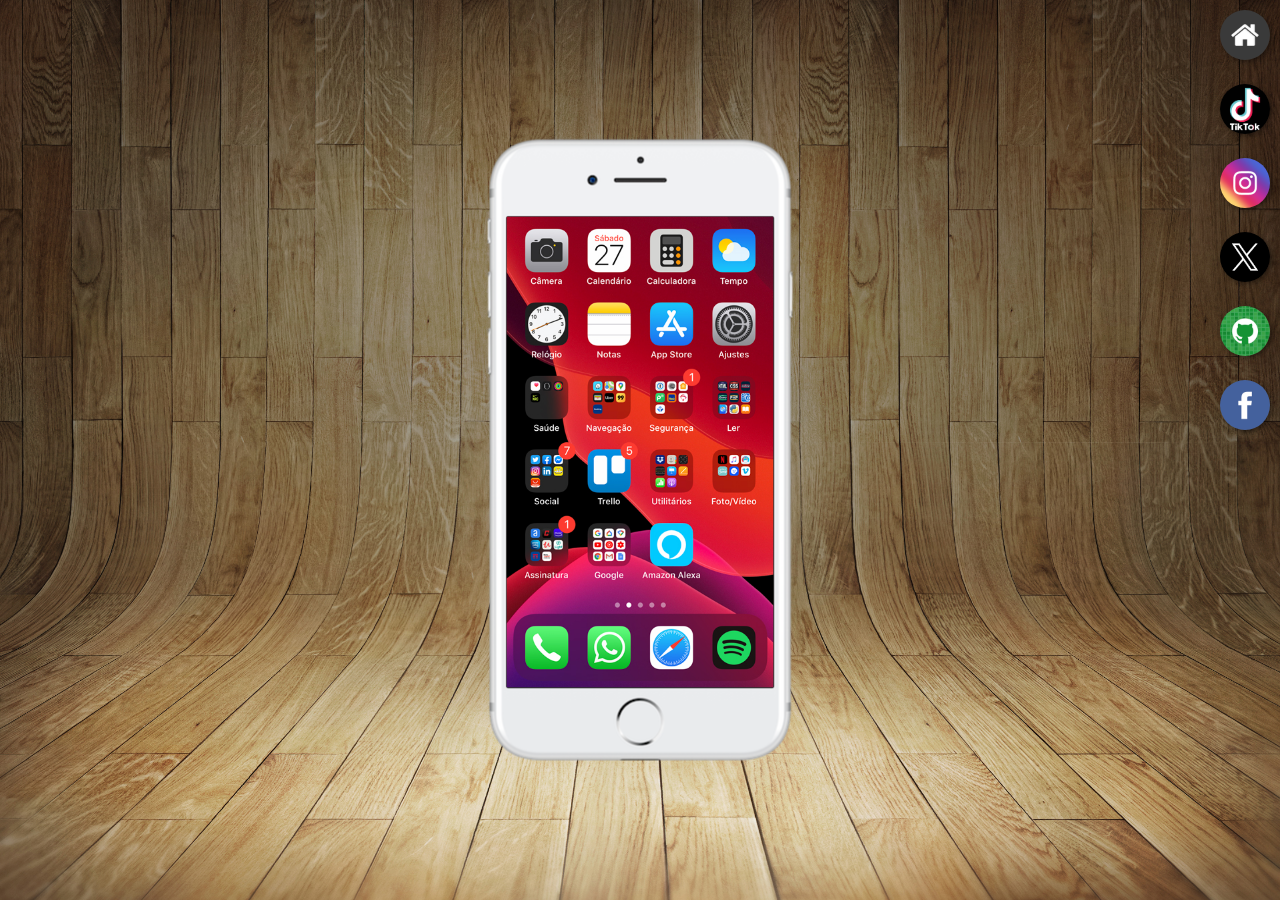
<file: index.html>
<!DOCTYPE html>
<html lang="pt-br">
<head>
    <meta charset="UTF-8">
    <meta name="viewport" content="width=device-width, initial-scale=1.0">
    <link rel="shortcut icon" href="imagens/favicon.png" type="image/x-icon">
    <link rel="stylesheet" href="estilos/style.css">
    <title>Projeto Redes Sociais</title>
</head>
<body>
    <main>
        <section id="telefone">
            <iframe src="home.html" name="tela" id="tela" frameborder="0">
                Seu navegador não é compatível com isso.
            </iframe>
        </section>
        <section id="redes">
            <a href="home.html" target="tela"><img src="imagens/logo-home.jpg" alt="Home"></a> <br>
            <a href="tiktok.html" target="tela"><img src="imagens/logo-ttk.png" alt="Tiktok"></a> <br>
            <a href="instagram.html" target="tela"><img src="imagens/logo-instagram.jpg" alt="Instagram"></a> <br>
            <a href="x.html" target="tela"><img src="imagens/logo-x.avif" alt="X"></a> <br>
            <a href="github.html" target="tela"><img src="imagens/logo-github.jpg" alt="Github"></a> <br>
            <a href="facebook.html" target="tela"><img src="imagens/logo-facebook.jpg" alt="Facebook"></a> 
        </section>
    </main>
</body>
</html>
</file>
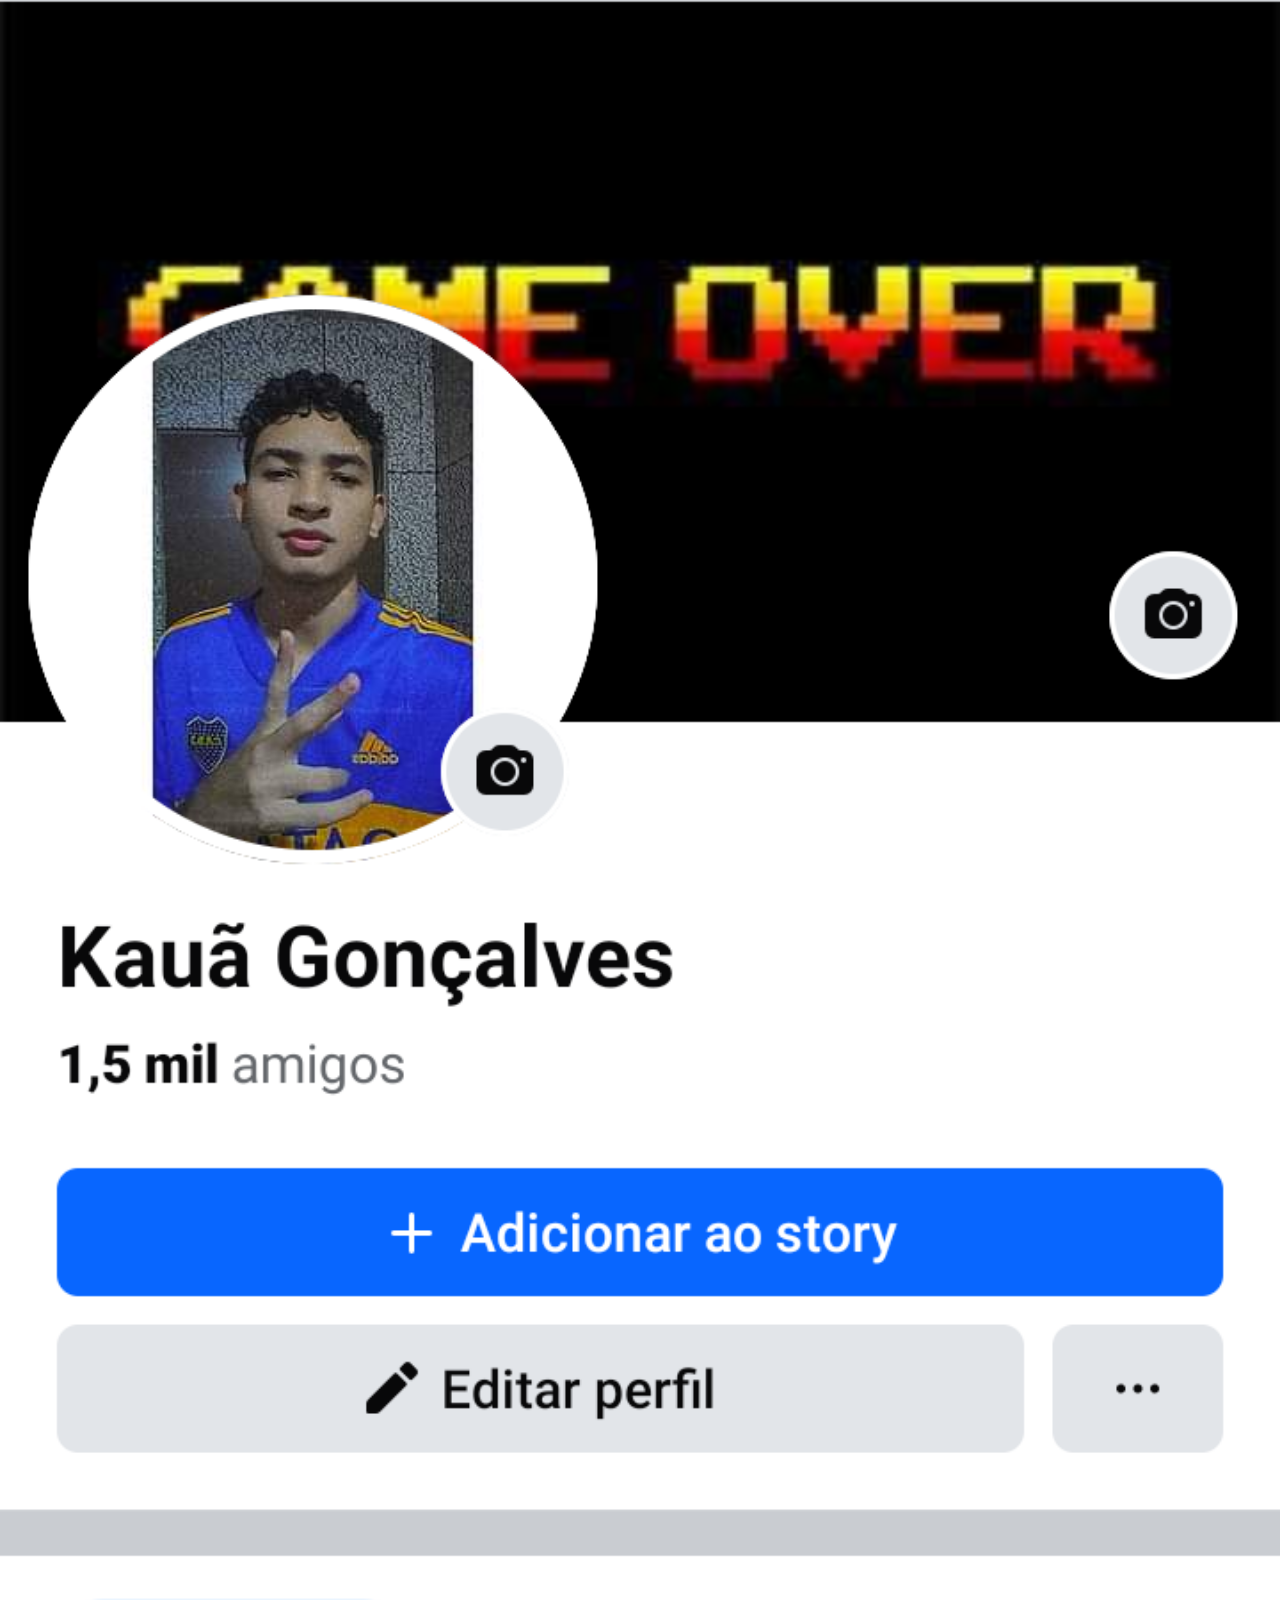
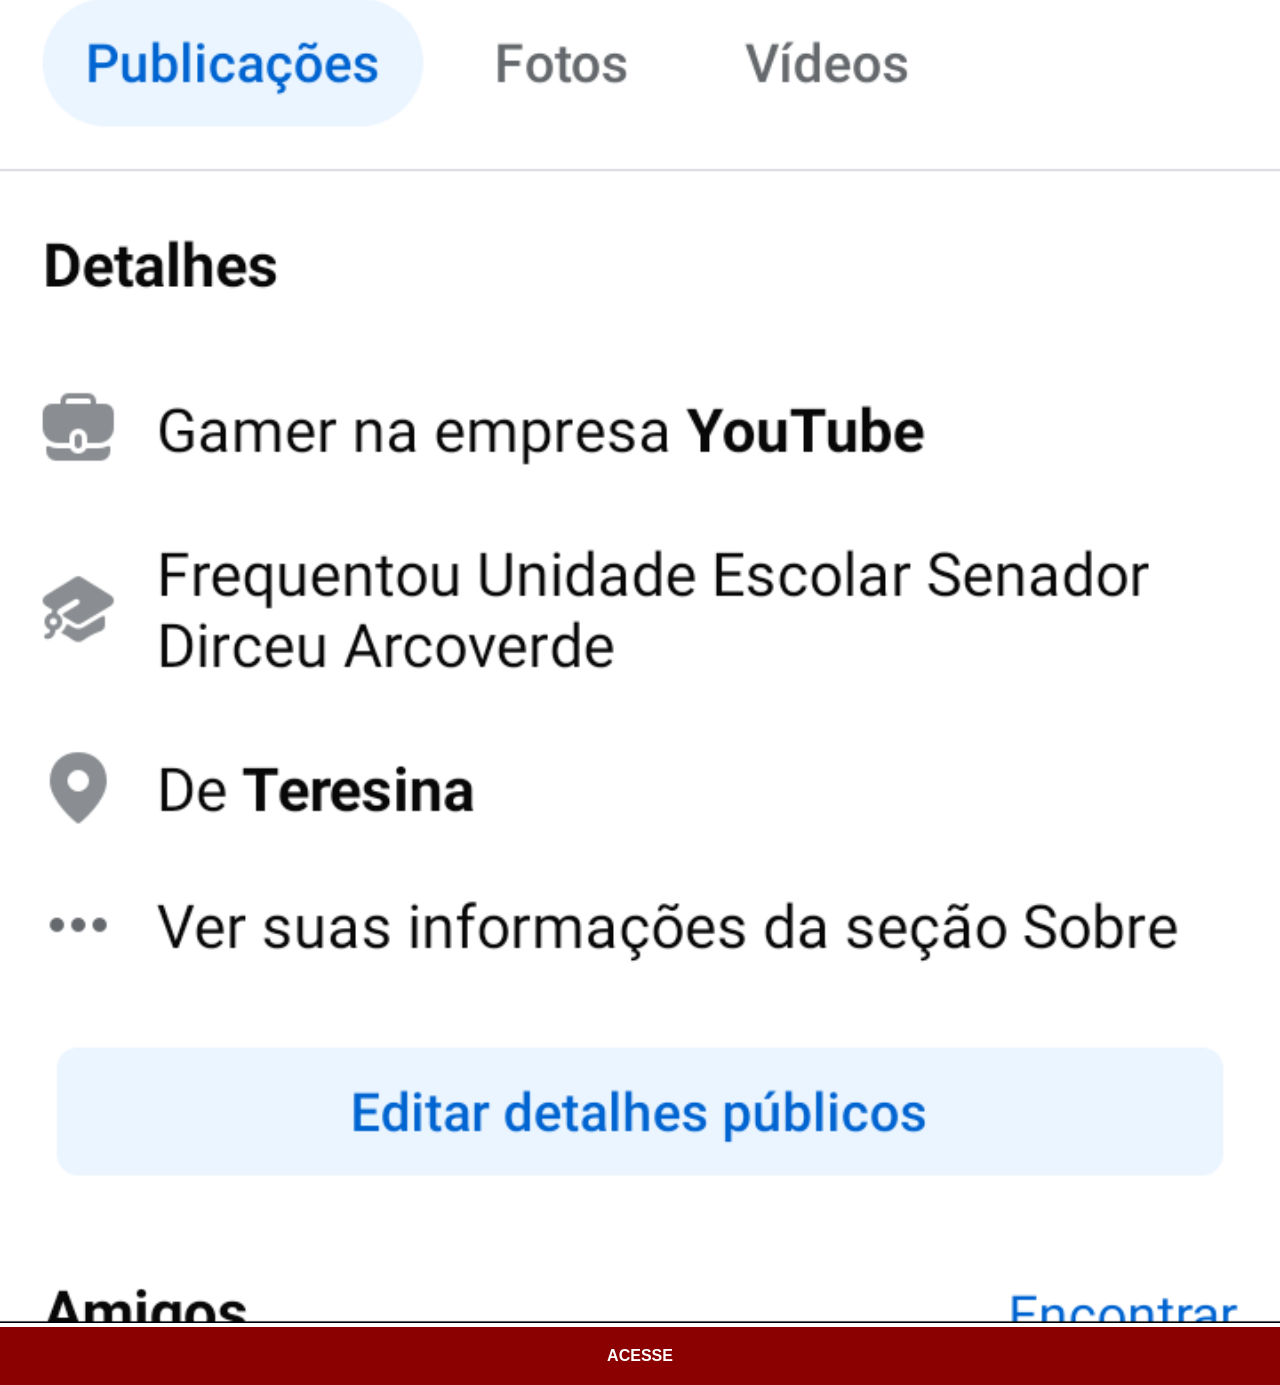
<file: facebook.html>
<!DOCTYPE html>
<html lang="pt-br">
<head>
    <meta charset="UTF-8">
    <meta name="viewport" content="width=device-width, initial-scale=1.0">
    <title>Facebook</title>
    <link rel="stylesheet" href="estilos/social.css">
</head>
<body>
    <img src="imagens/tela-facebook.png" alt="Facebook">
    <a href="https://www.facebook.com/kaua.goncalves.965/" target="_blank">ACESSE</a>
</body>
</html>
</file>
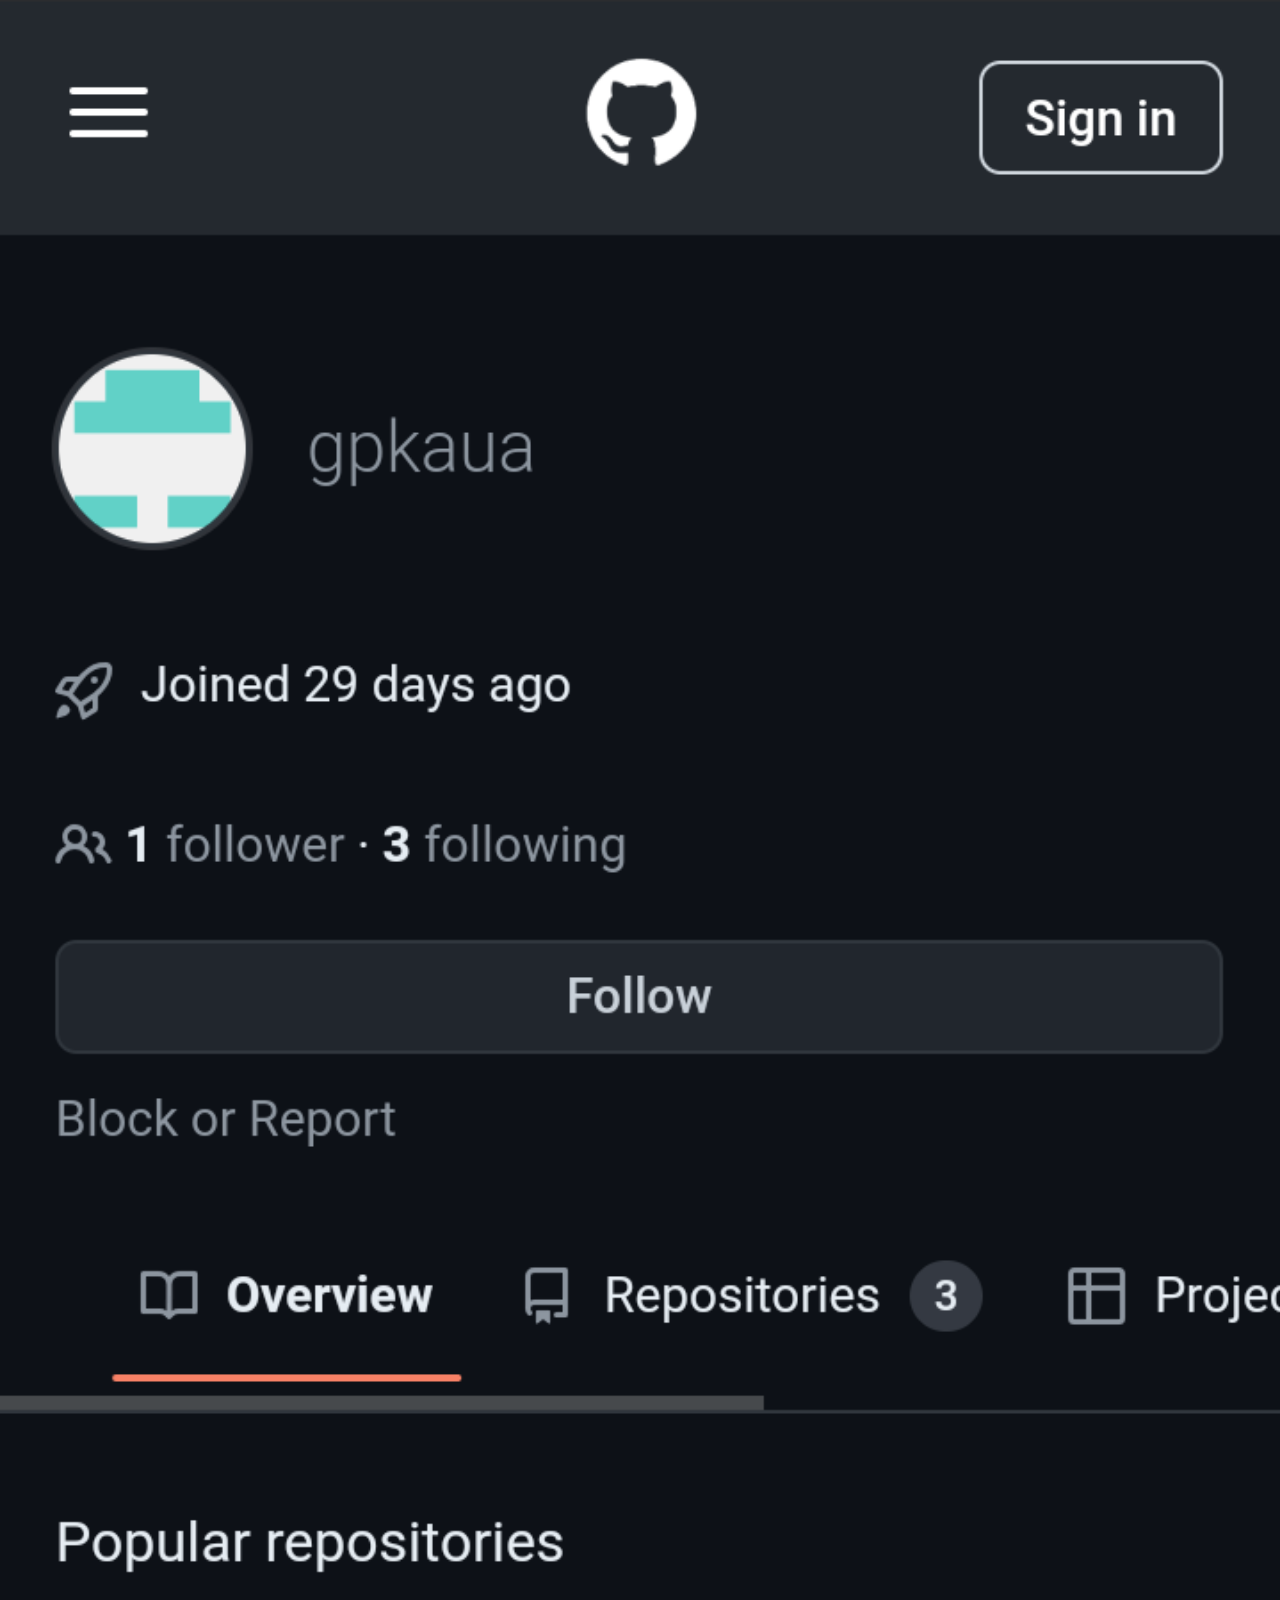
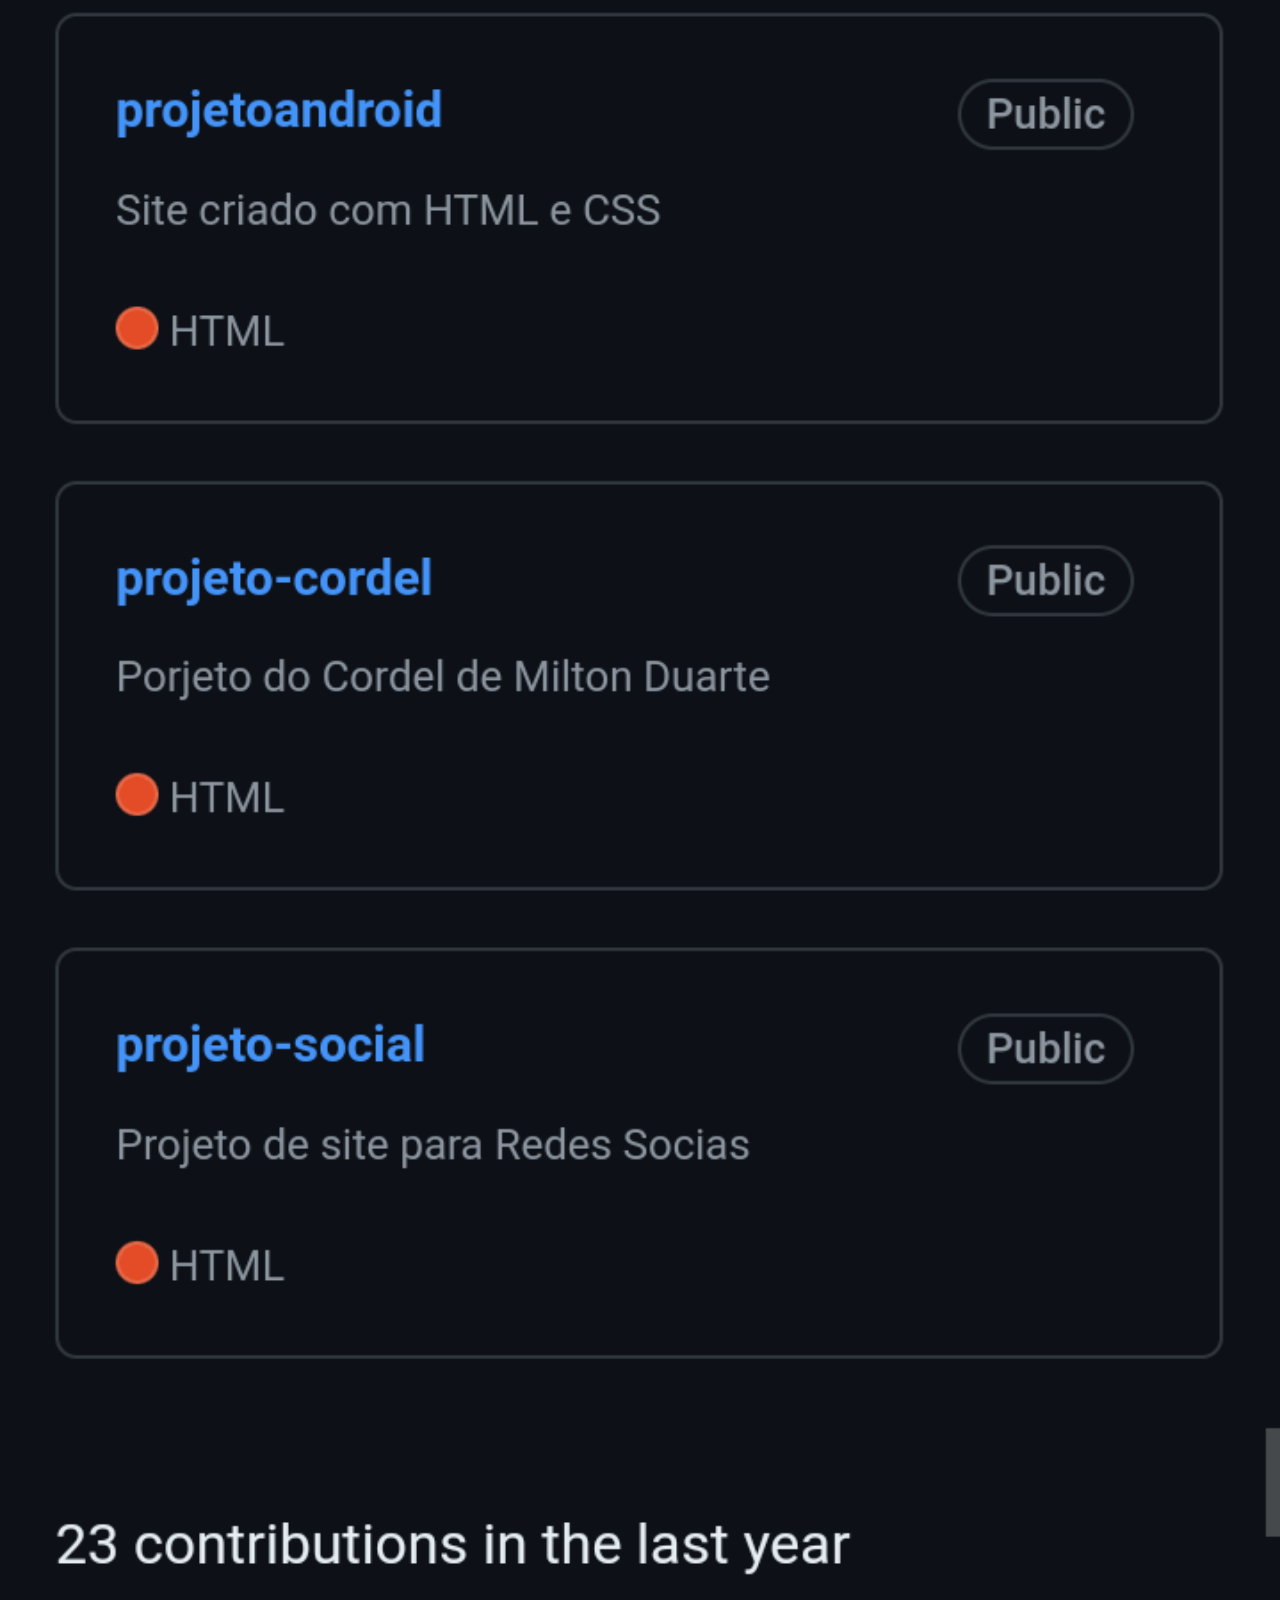
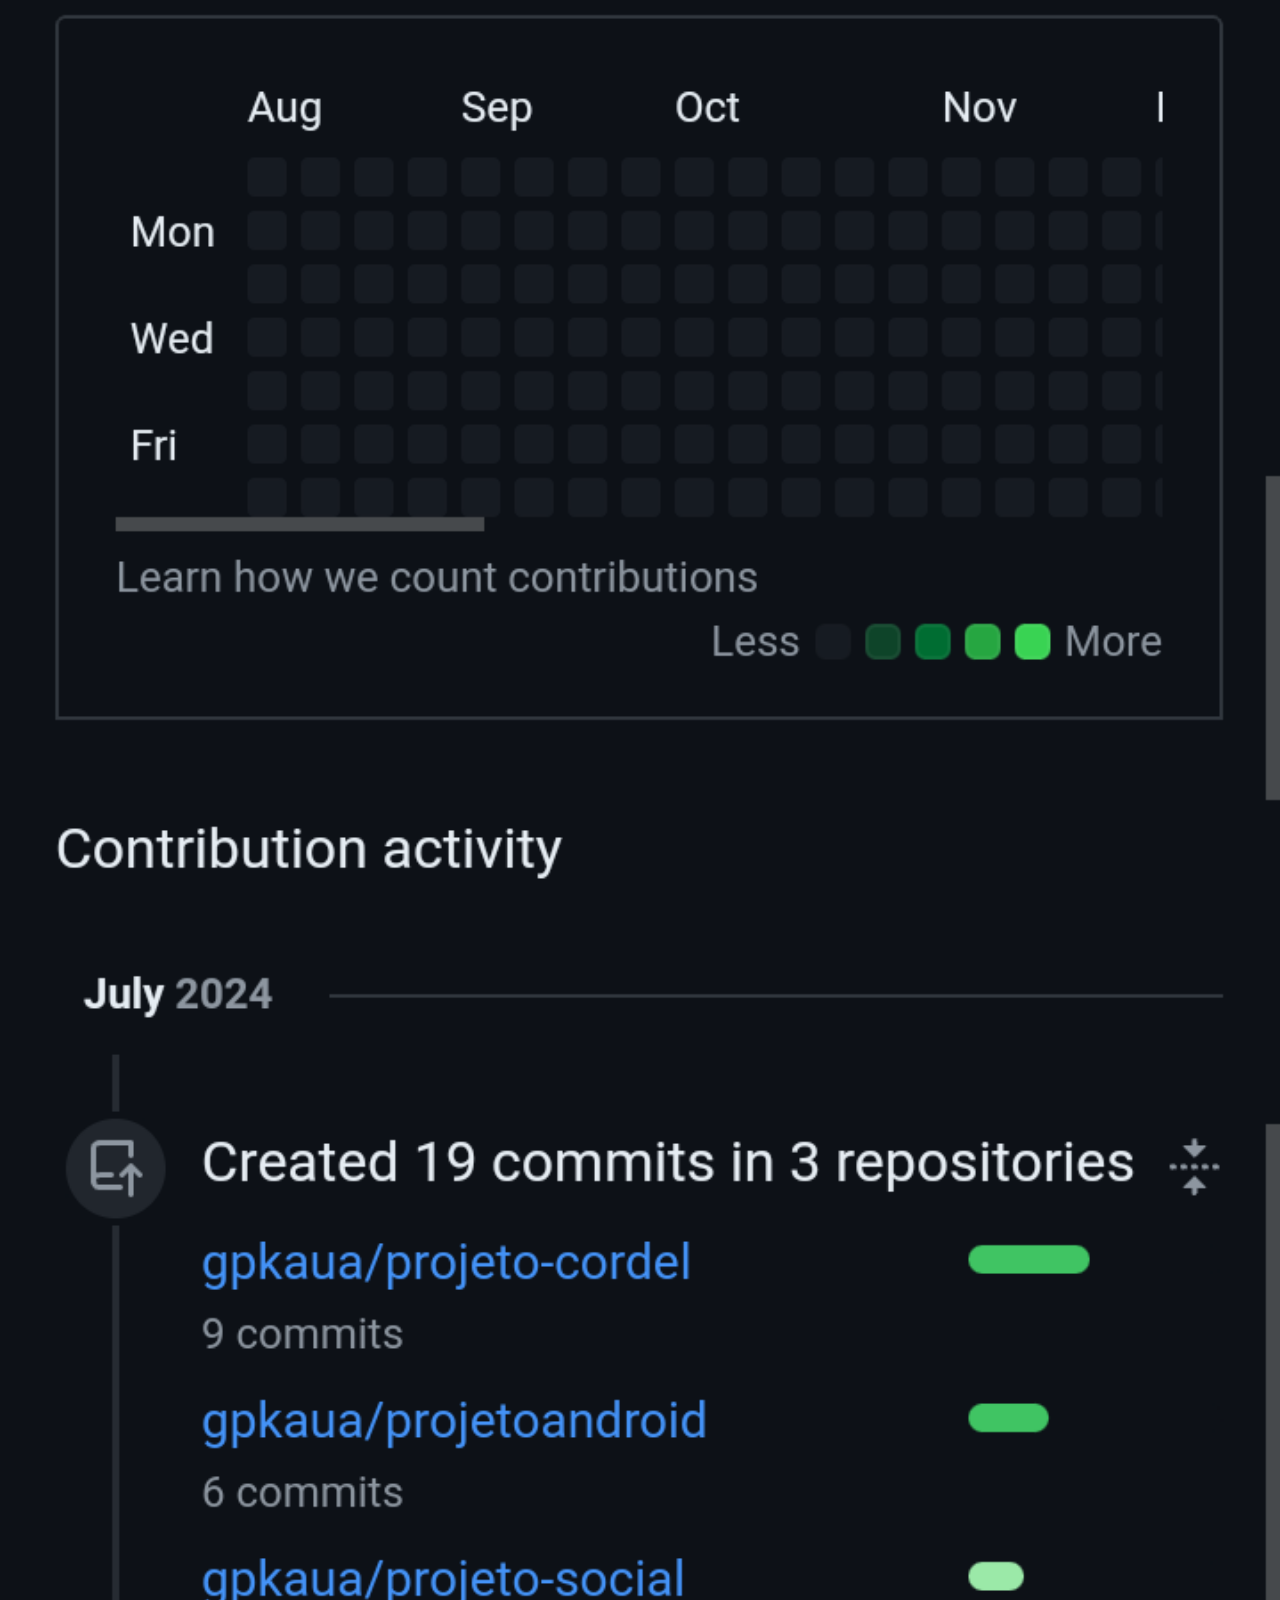
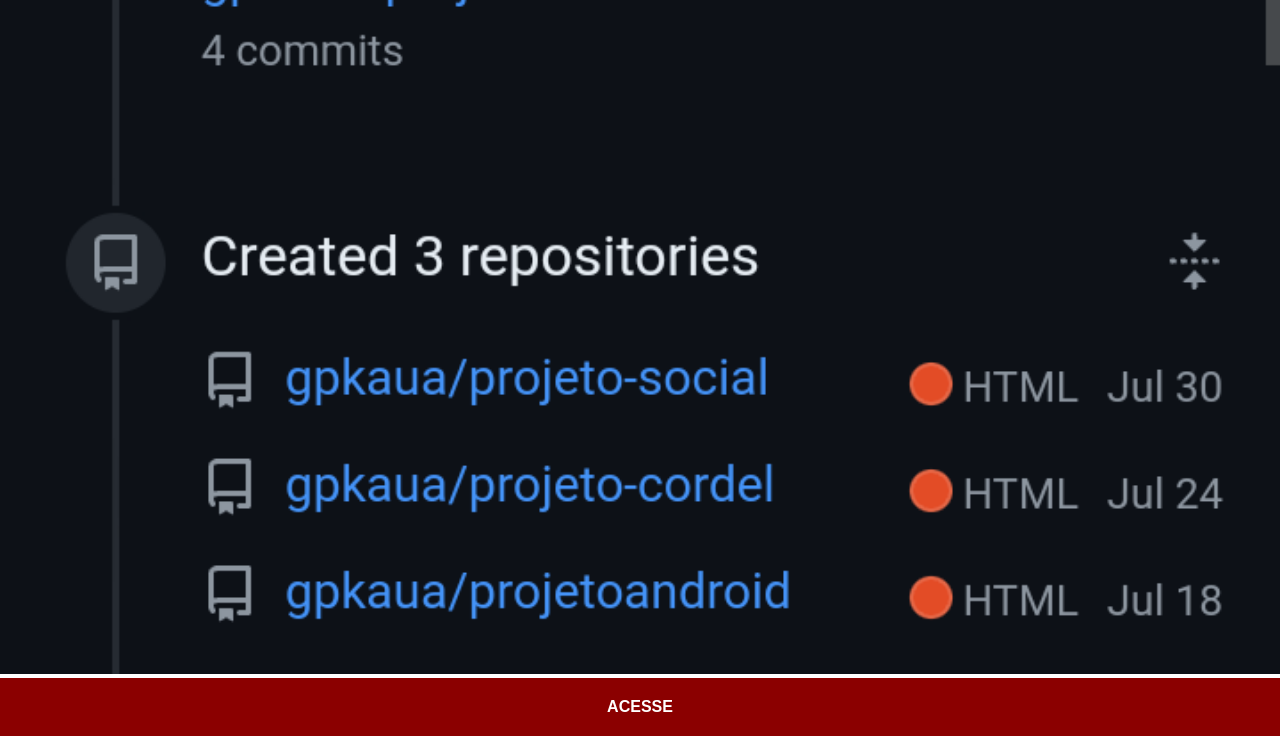
<file: github.html>
<!DOCTYPE html>
<html lang="pt-br">
<head>
    <meta charset="UTF-8">
    <meta name="viewport" content="width=device-width, initial-scale=1.0">
    <title>Github</title>
    <link rel="stylesheet" href="estilos/social.css">
</head>
<body>
    <img src="imagens/tela-github.png" alt="Github">
    <a href="https://www.github.com/gpkaua" target="_blank">ACESSE</a>
</body>
</html>
</file>
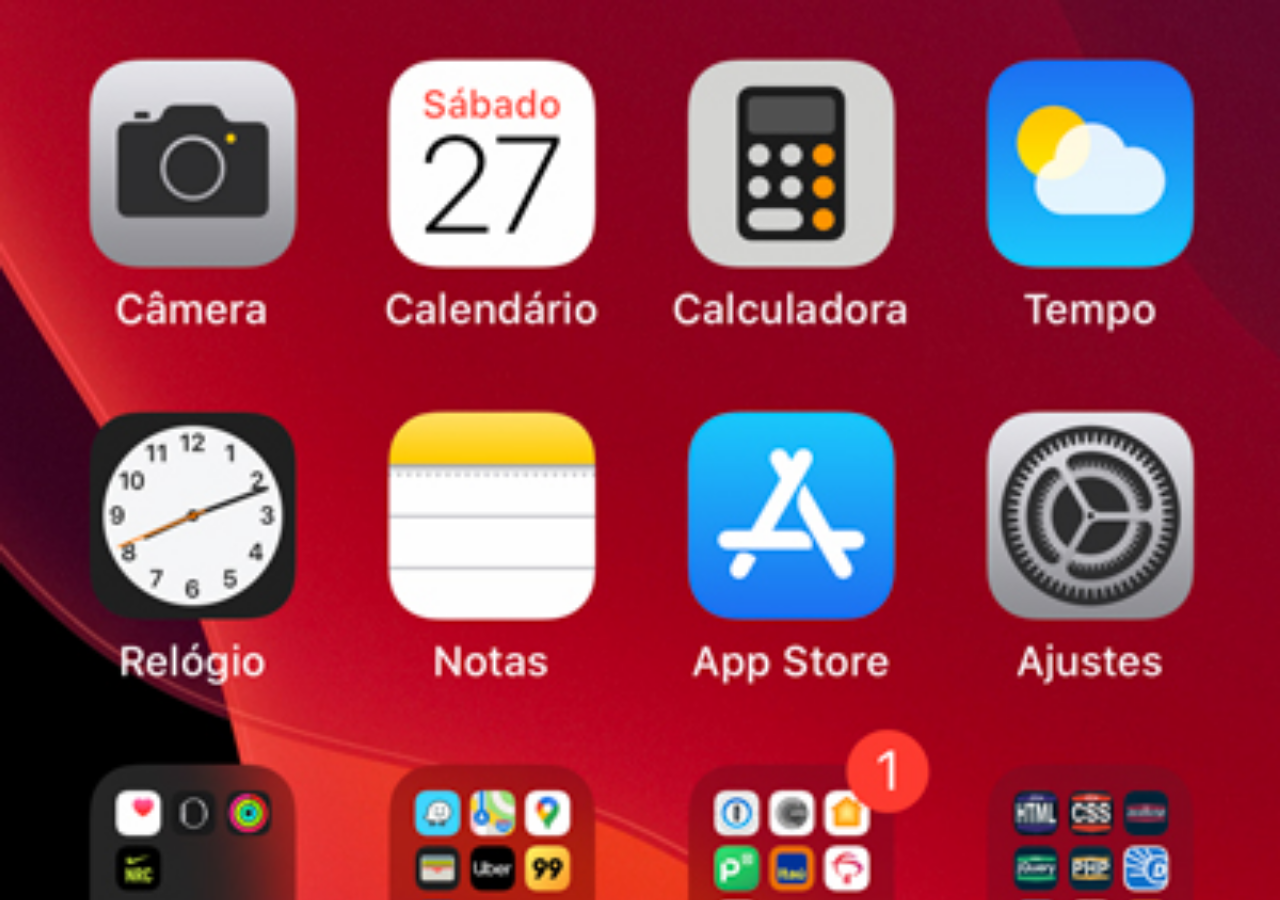
<file: home.html>
<!DOCTYPE html>
<html lang="pt-br">
<head>
    <meta charset="UTF-8">
    <meta name="viewport" content="width=device-width, initial-scale=1.0">
    <title>Home</title>
</head>
<style>
    * {
        margin: 0px;
        padding: 0px;
    }

    body{
        width: 100vw;
        height: 100vh;
        background: black url('imagens/tela-home.jpg') no-repeat top center;
        background-size: cover;
    }
</style>
<body>
    
</body>
</html>
</file>
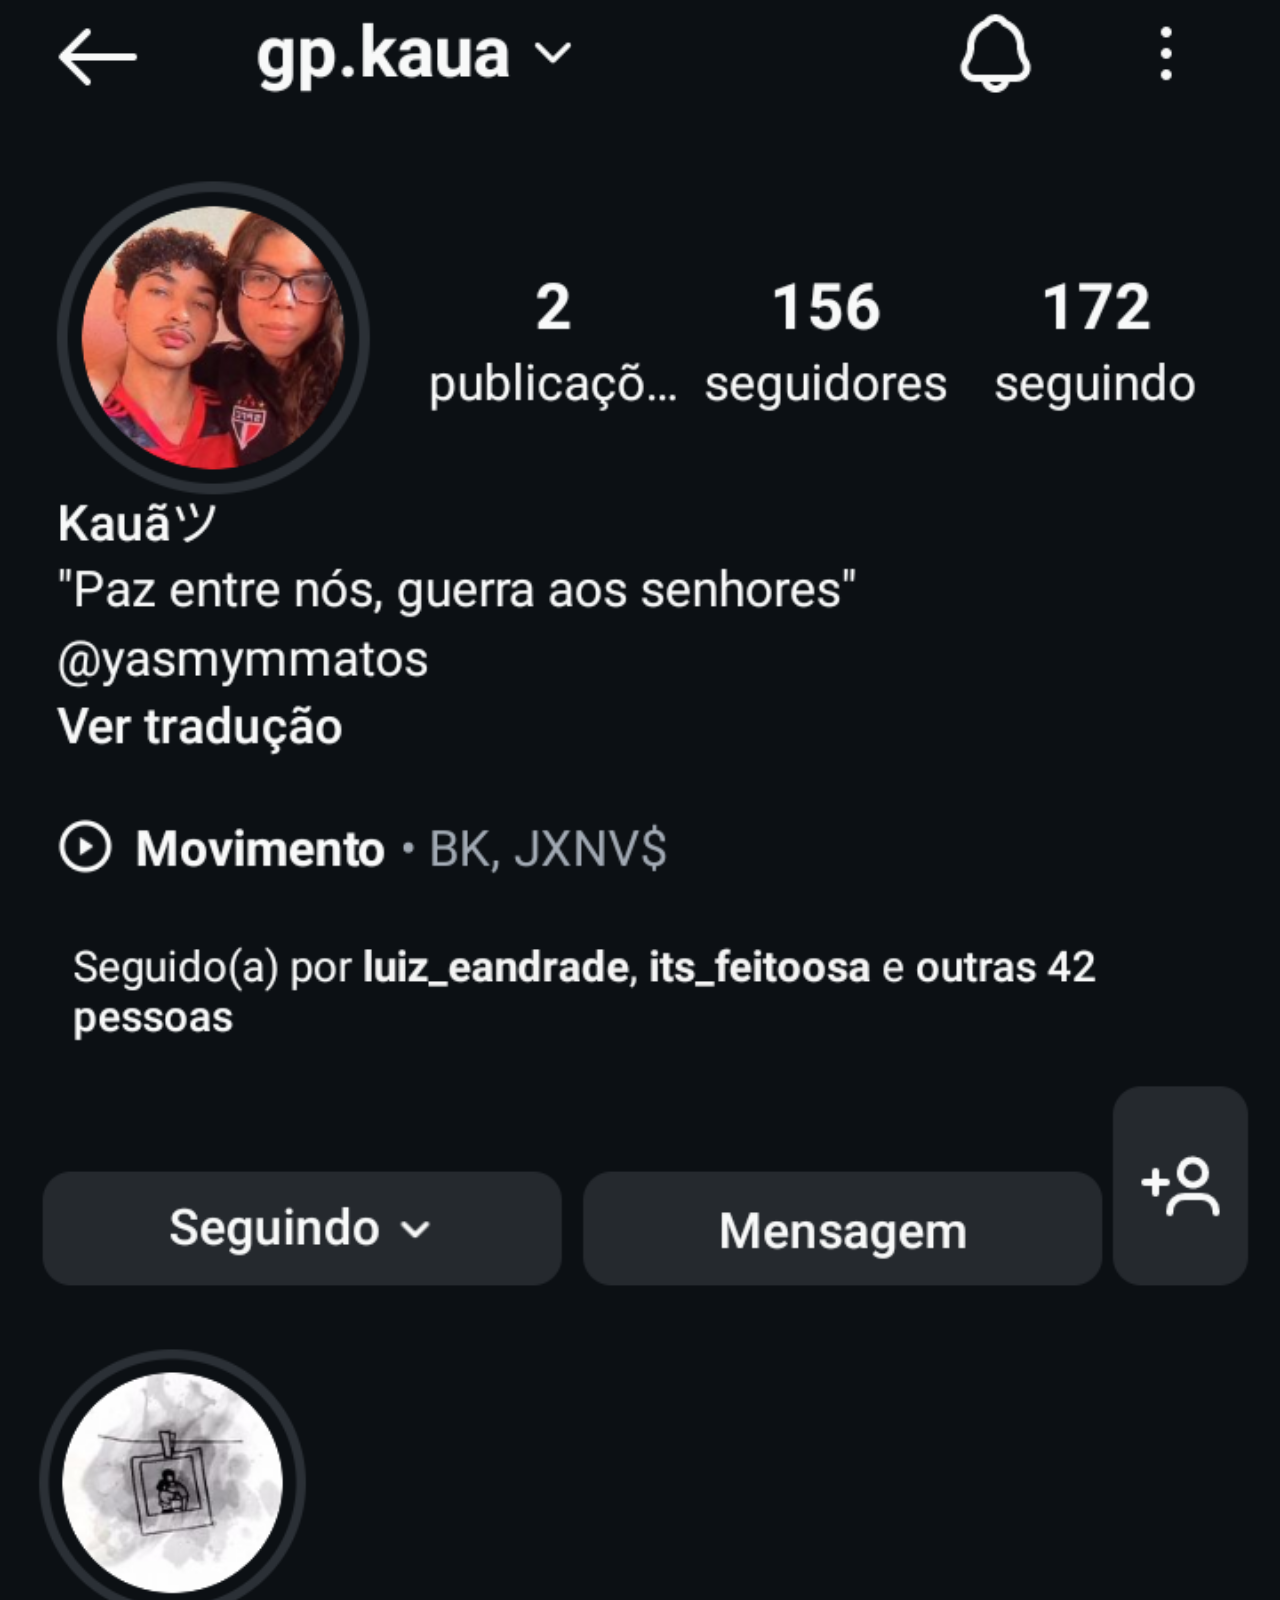
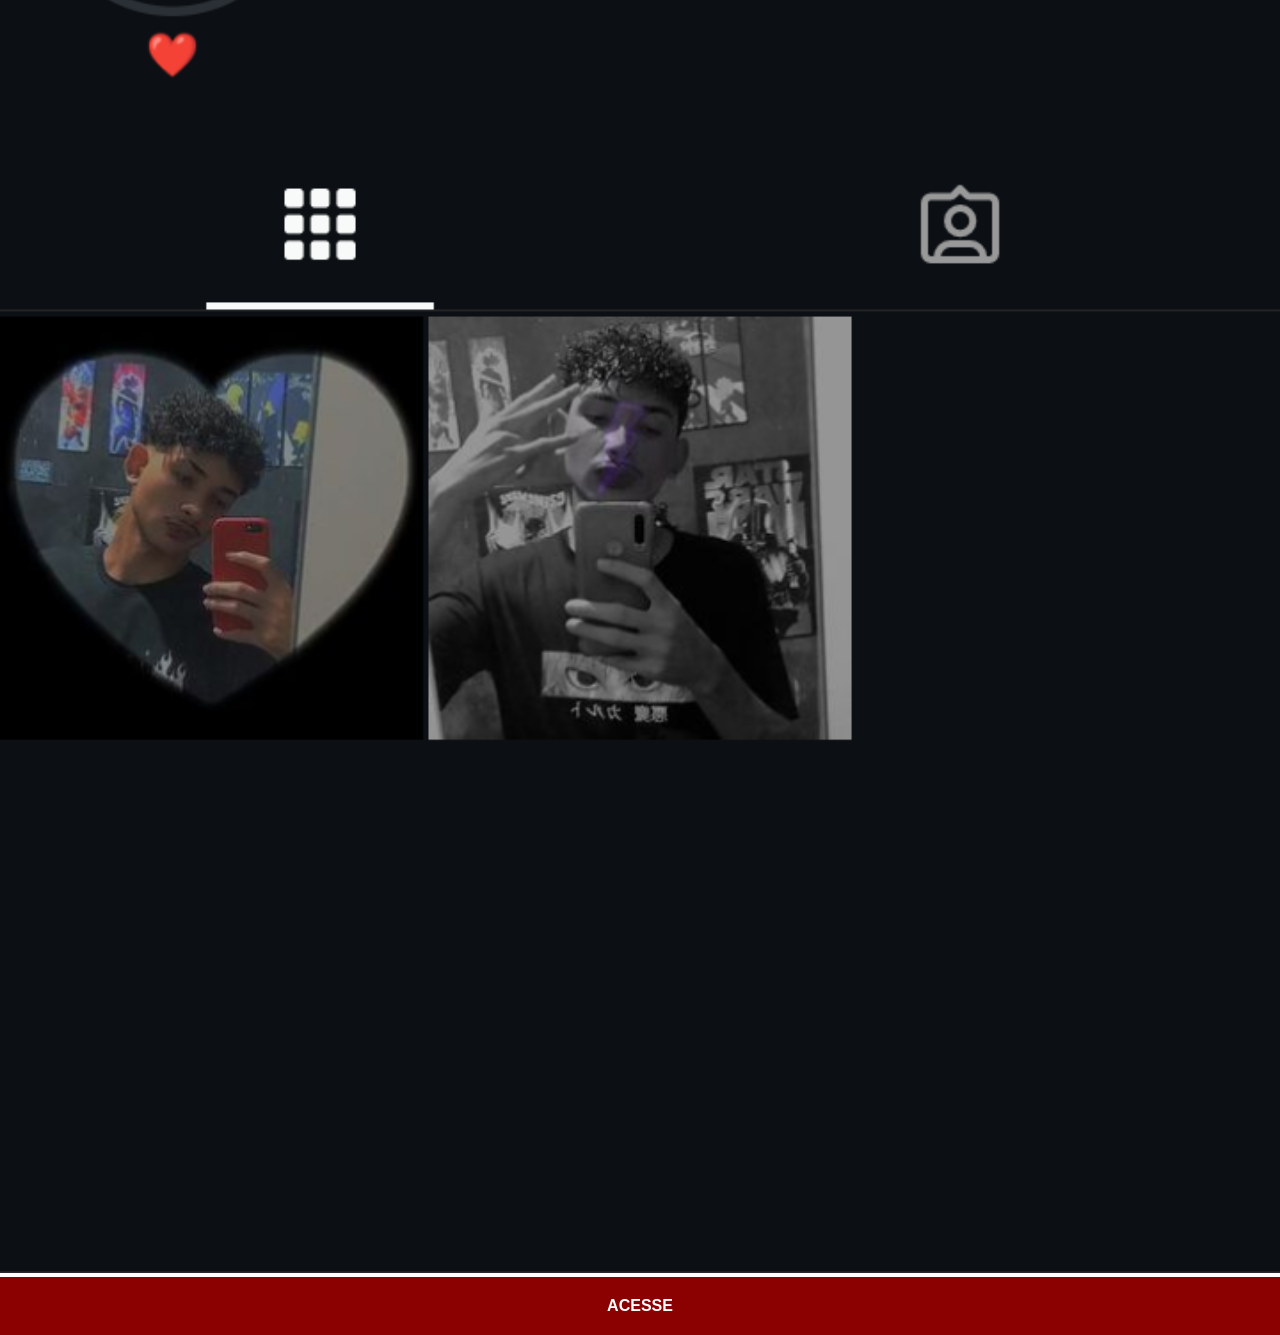
<file: instagram.html>
<!DOCTYPE html>
<html lang="pt-br">
<head>
    <meta charset="UTF-8">
    <meta name="viewport" content="width=device-width, initial-scale=1.0">
    <title>Instagram</title>
    <link rel="stylesheet" href="estilos/social.css">
</head>
<body>
    <img src="imagens/tela-instagram.png" alt="Instagram">
    <a href="https://www.instagram.com/gp.kaua" target="_blank">ACESSE</a>
</body>
</html>
</file>
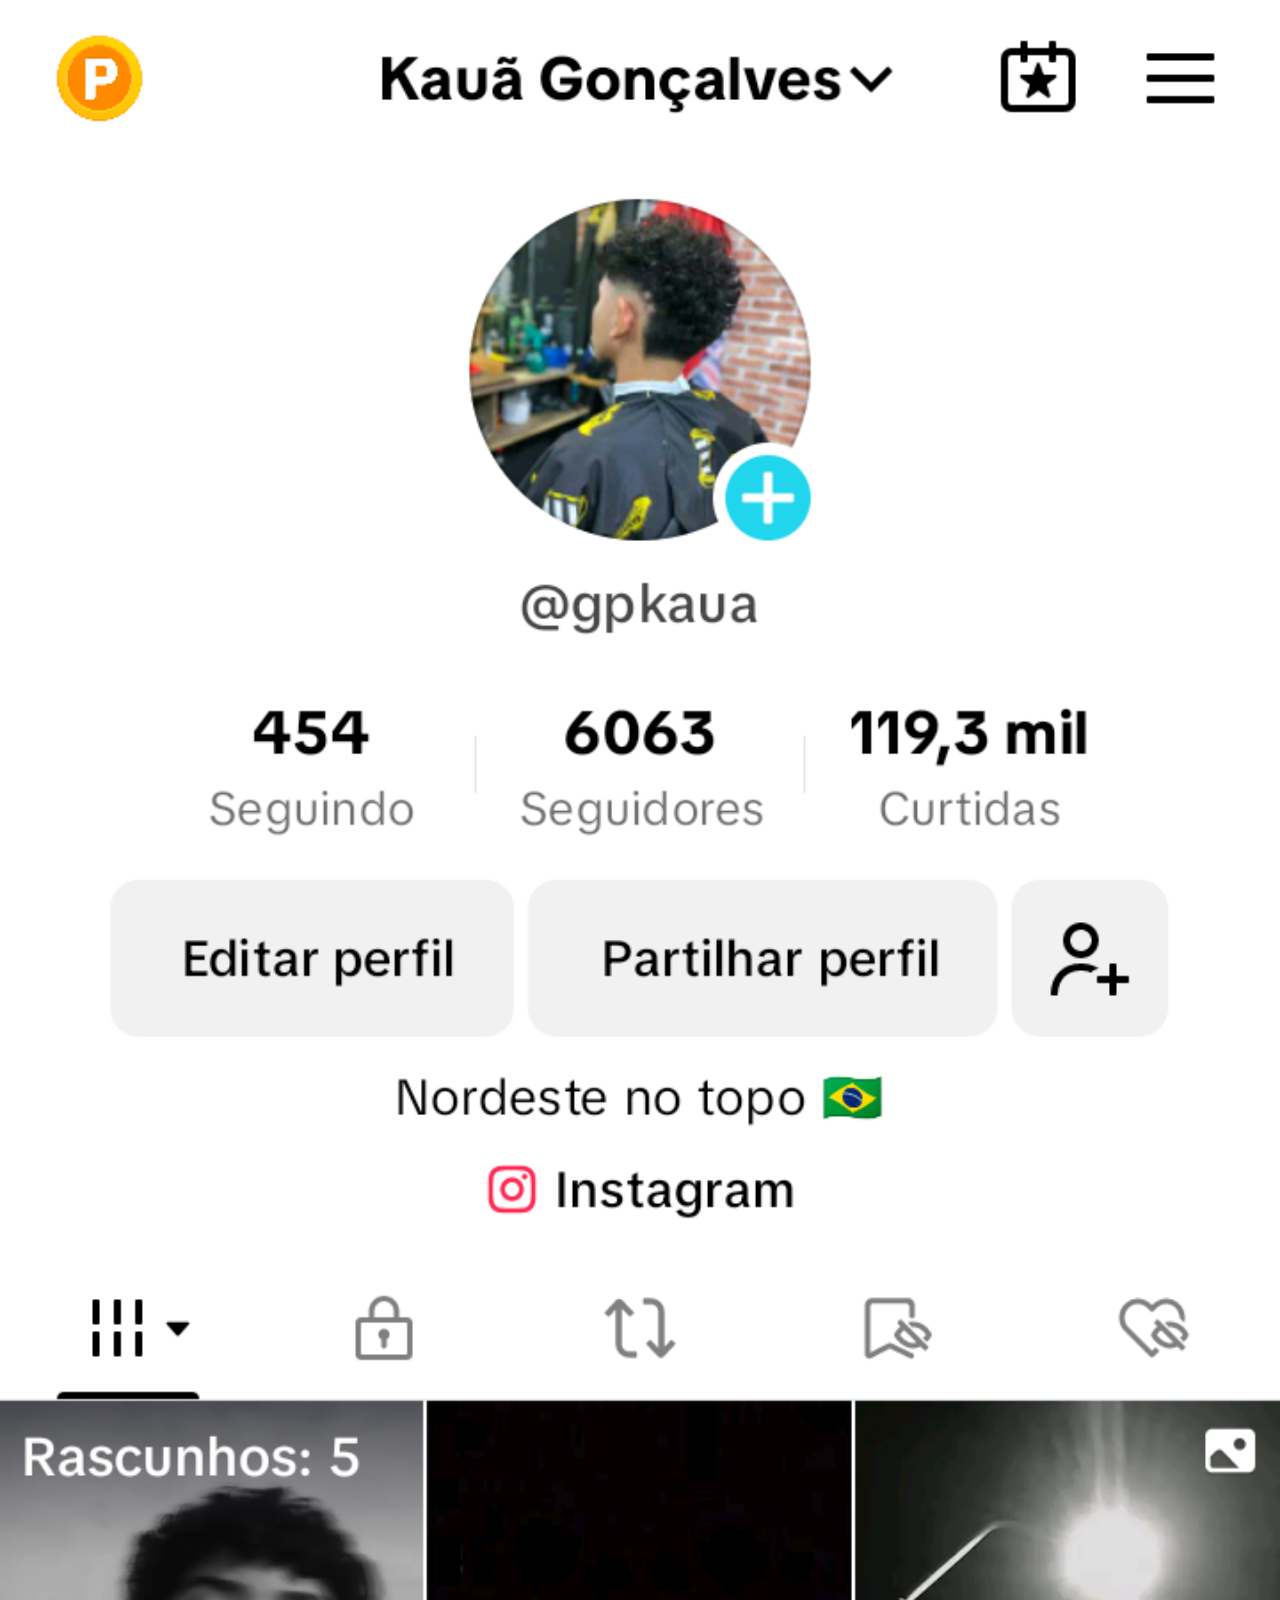
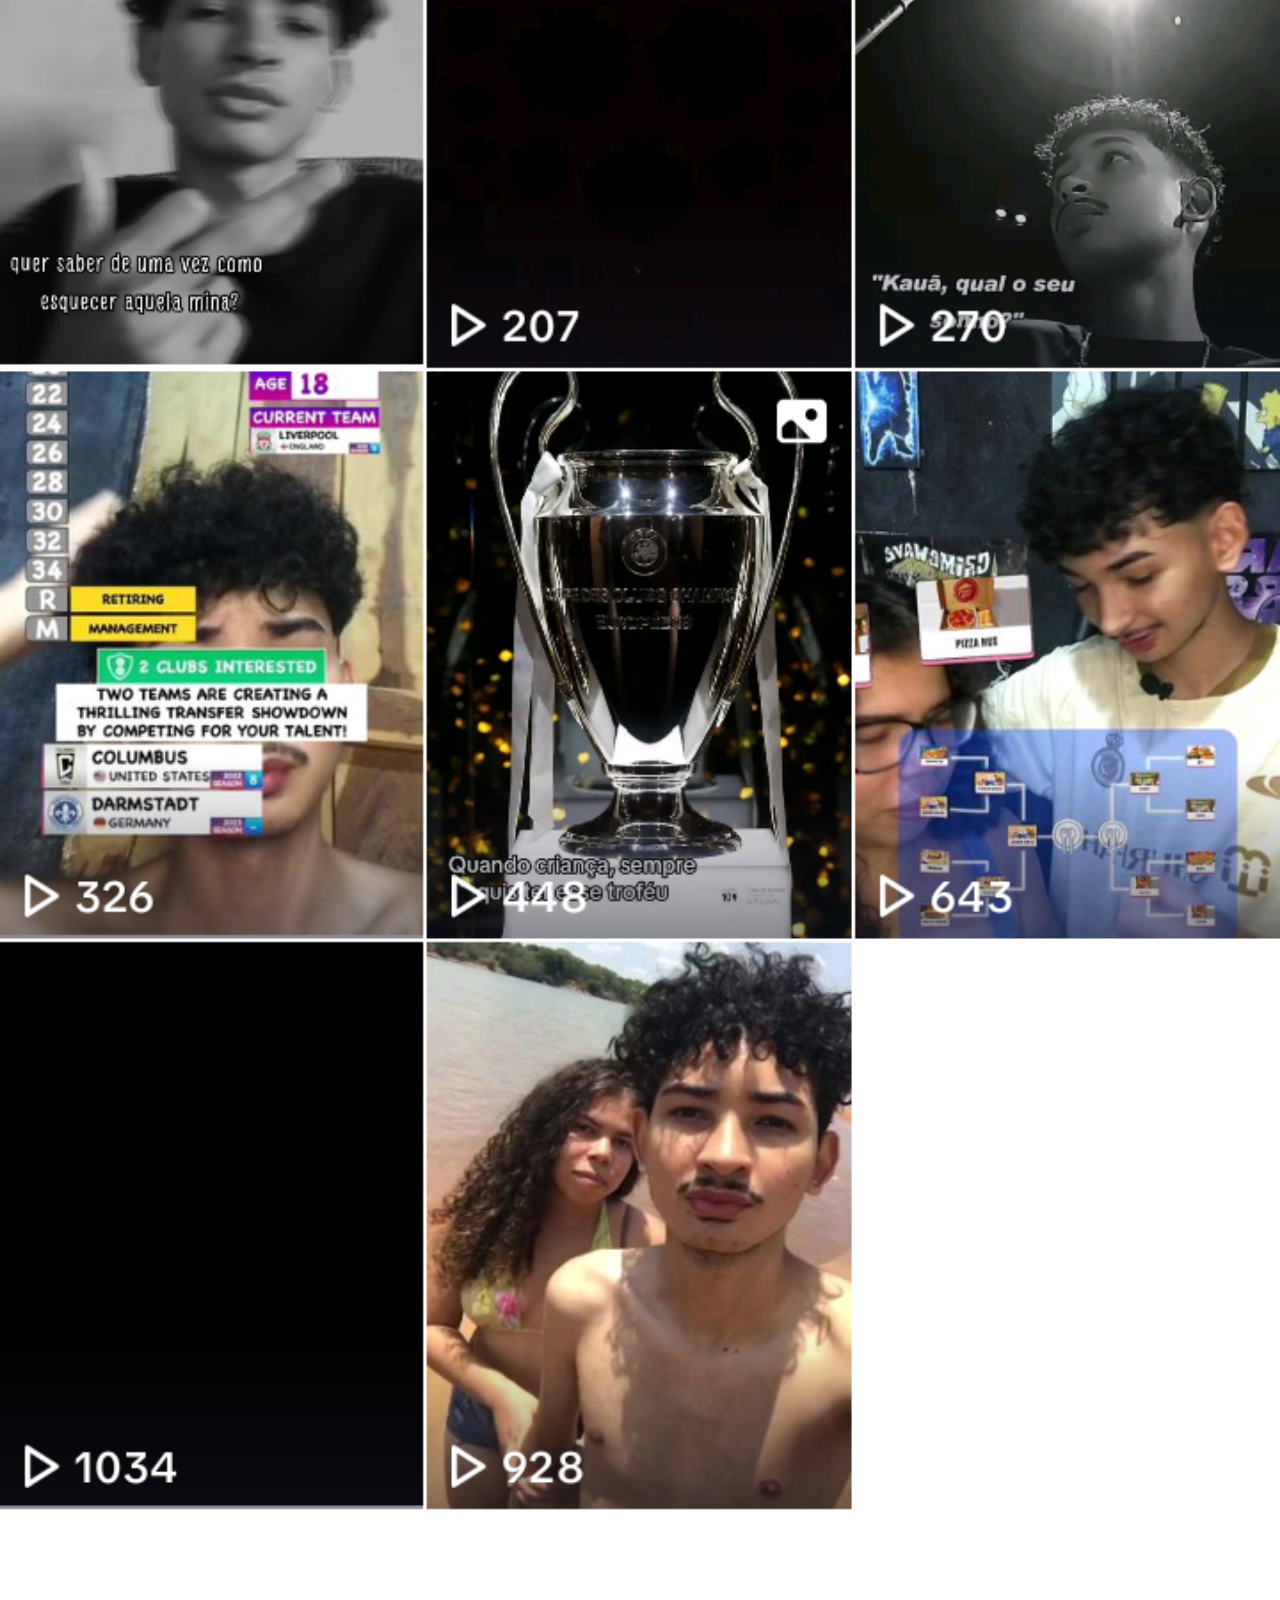
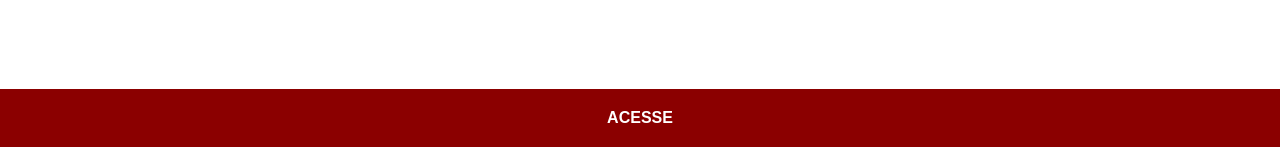
<file: tiktok.html>
<!DOCTYPE html>
<html lang="pt-br">
<head>
    <meta charset="UTF-8">
    <meta name="viewport" content="width=device-width, initial-scale=1.0">
    <title>TikTok</title>
    <link rel="stylesheet" href="estilos/social.css">
</head>
<body>
    <img src="imagens/tela-ttk.png" alt="TikTok">
    <a href="https://www.tiktok.com/@gpkaua?is_from_webapp=1&sender_device=pc" target="_blank">ACESSE</a>
</body>
</html>
</file>
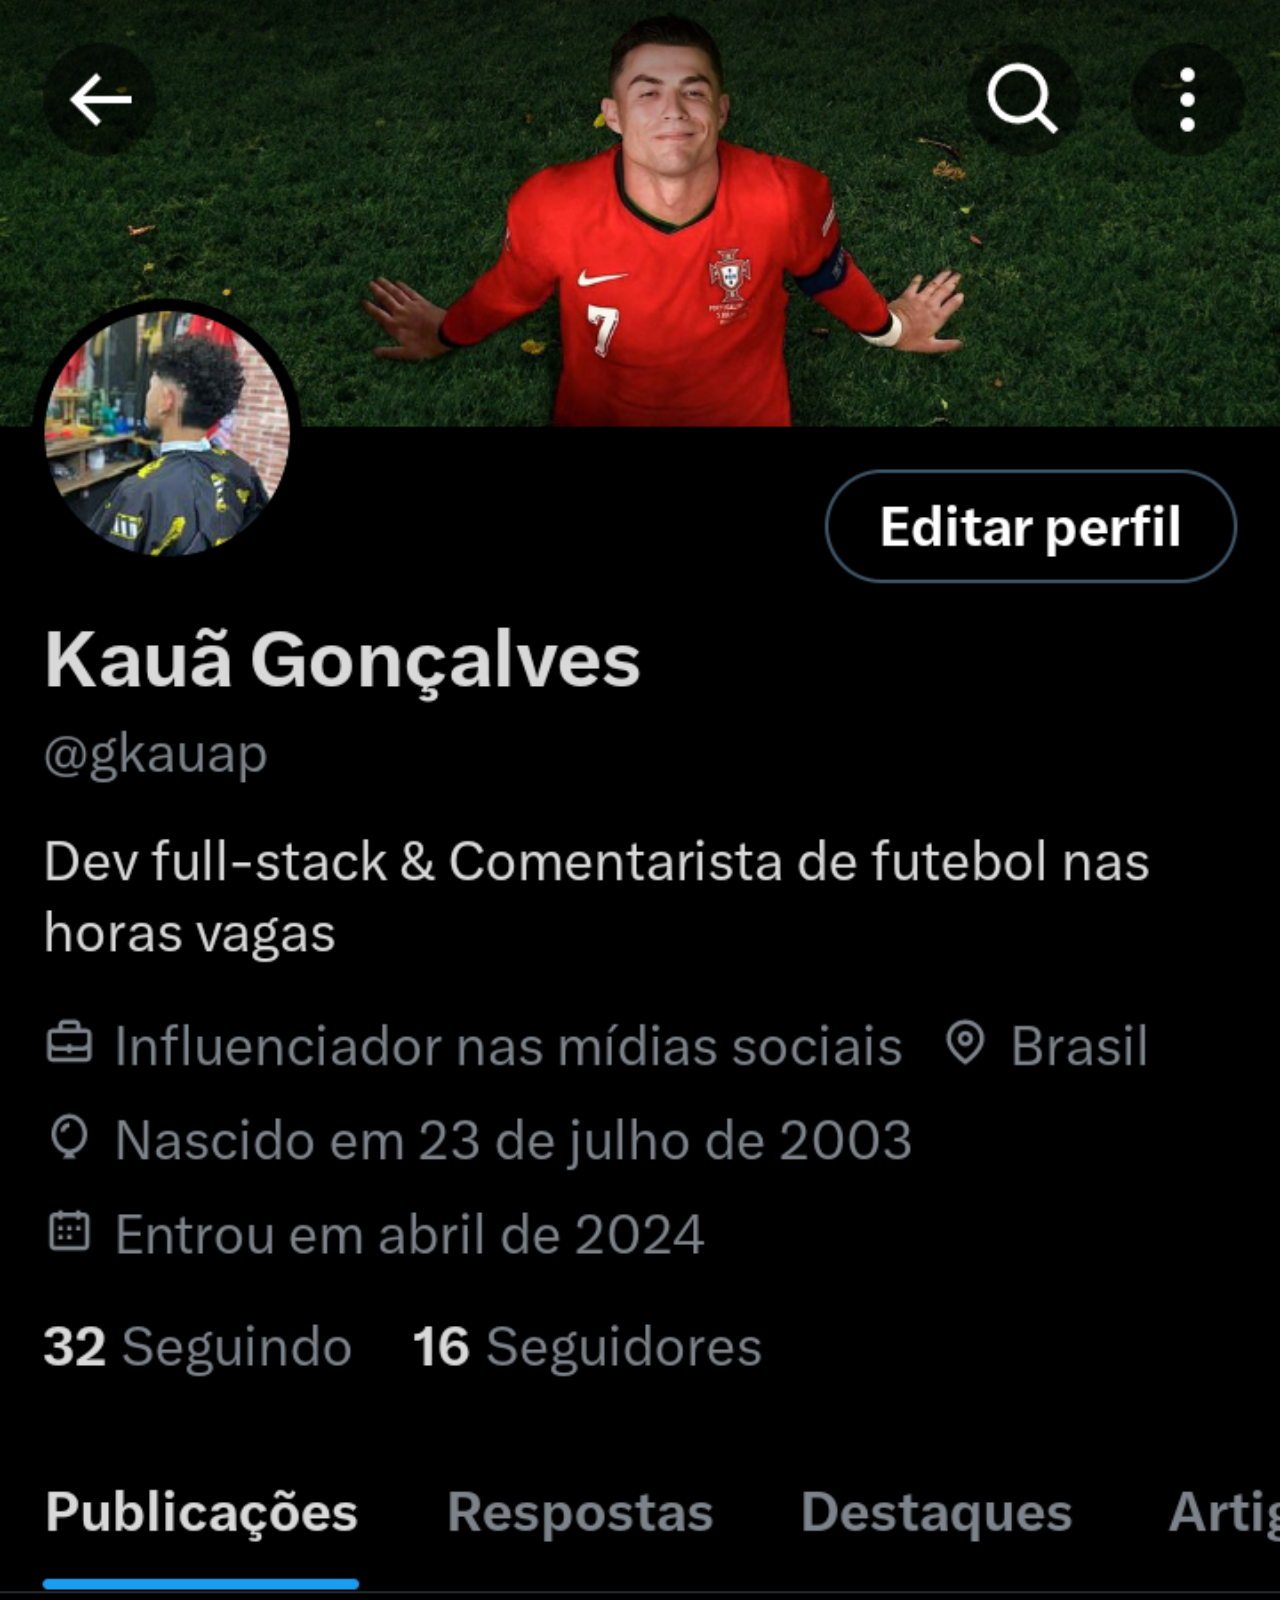
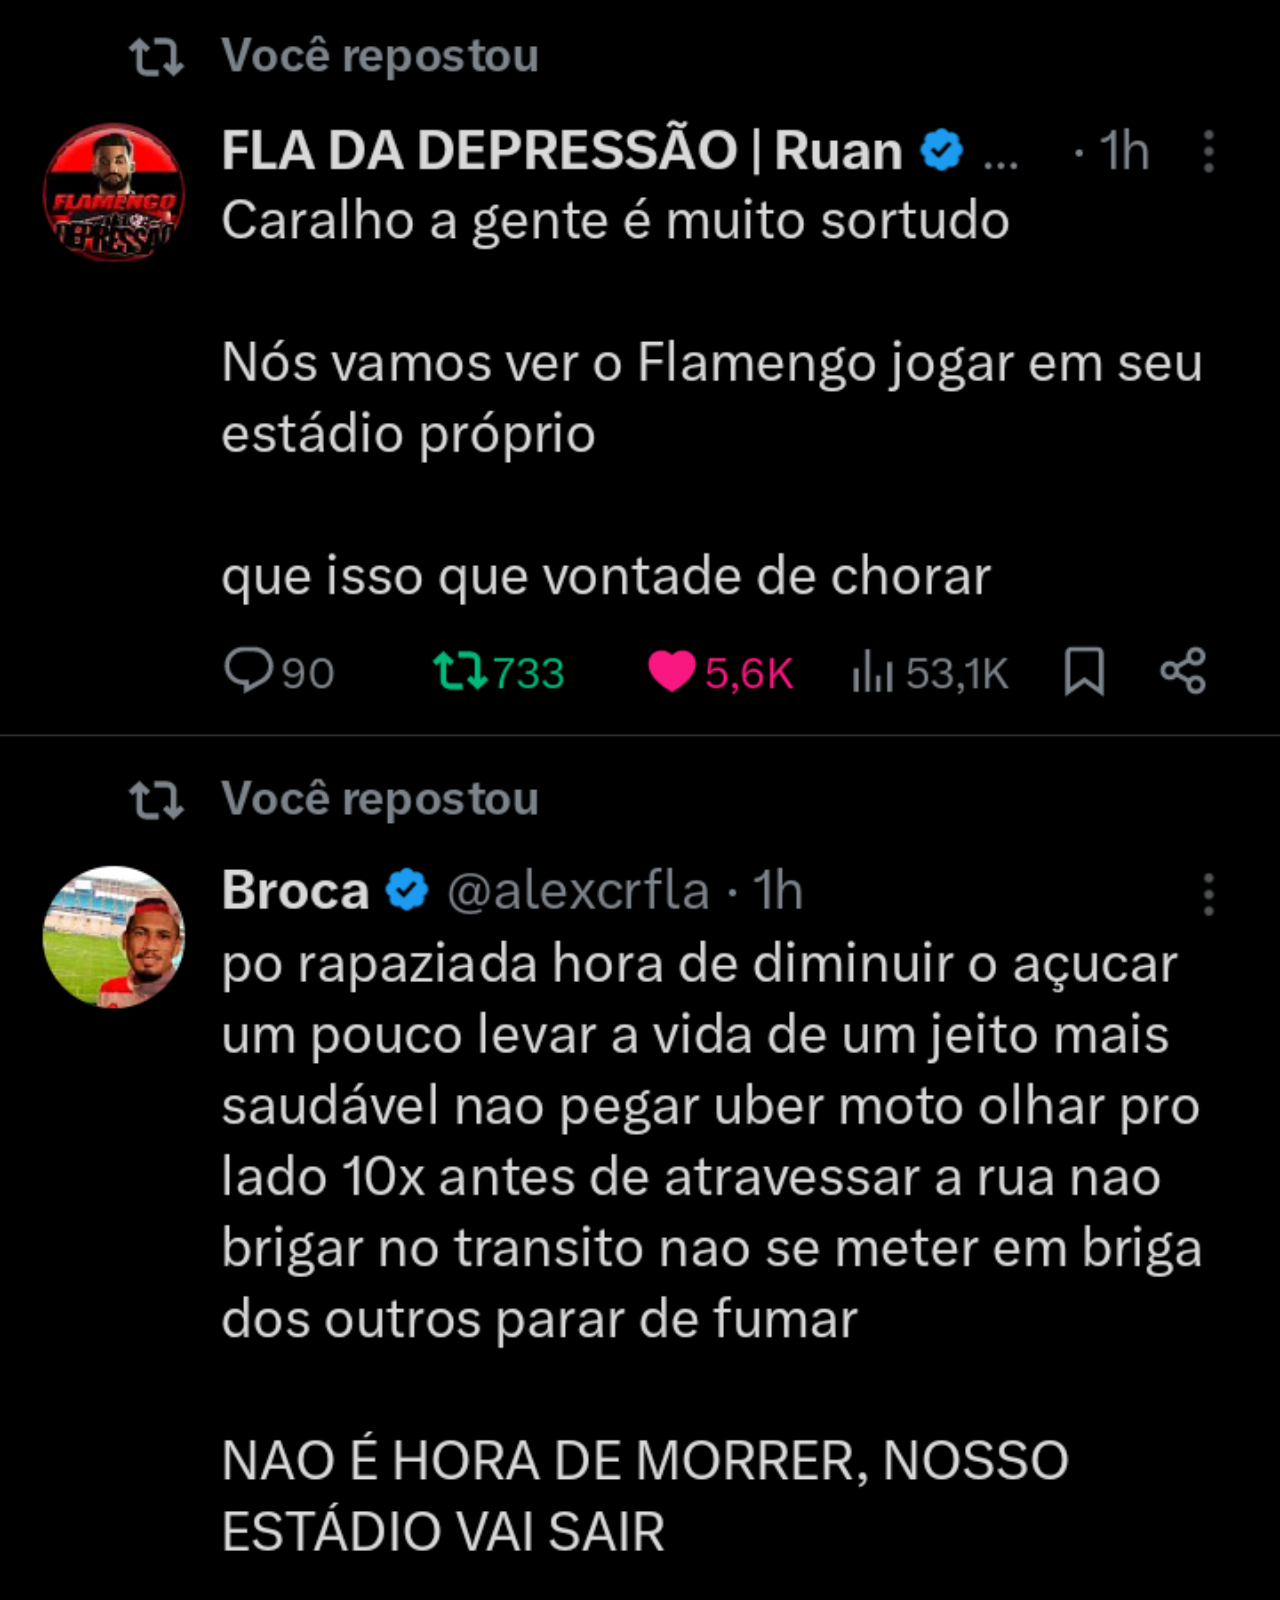
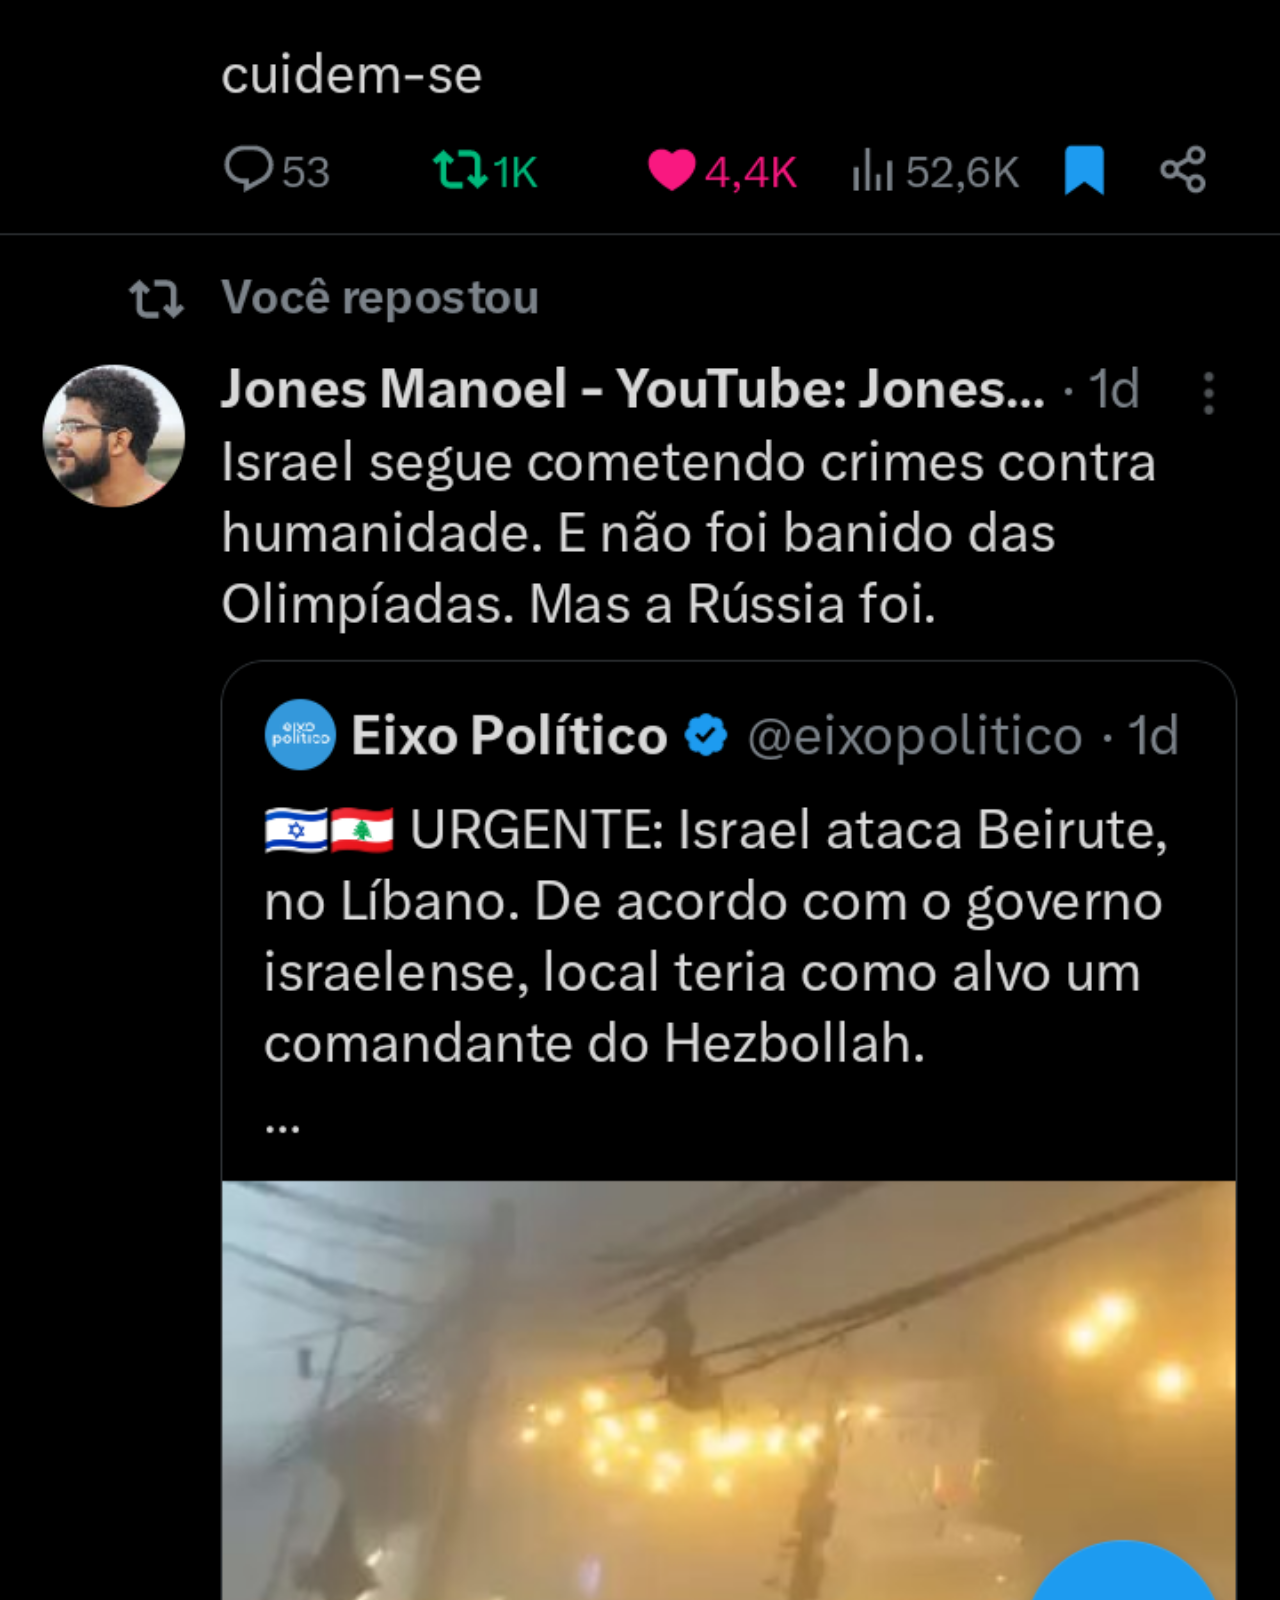
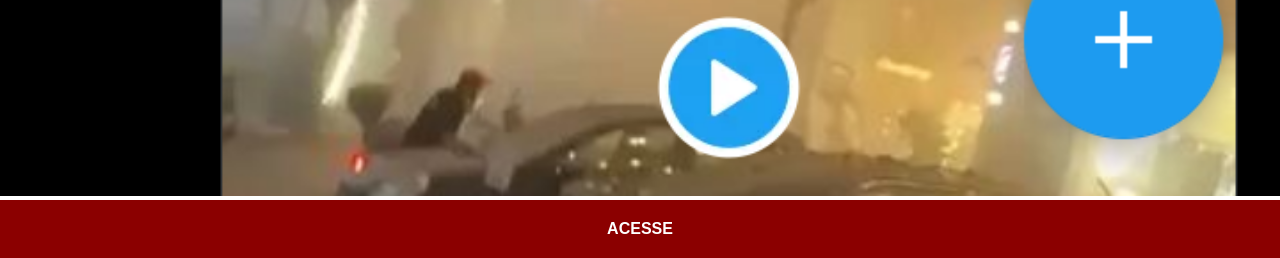
<file: x.html>
<!DOCTYPE html>
<html lang="pt-br">
<head>
    <meta charset="UTF-8">
    <meta name="viewport" content="width=device-width, initial-scale=1.0">
    <title>X</title>
    <link rel="stylesheet" href="estilos/social.css">
</head>
<body>
    <img src="imagens/tela-x.png" alt="X">
    <a href="https://x.com/gkauap" target="_blank">ACESSE</a>
</body>
</html>
</file>
<file: estilos/style.css>
@charset "UTF-8";


*{
    margin: 0px;
    padding: 0px;
    font-family: Arial, Helvetica, sans-serif;
}

html, body{
    height: 100vh;
    width: 100vw;
    background-color: black;
}

body{
    background: url('../imagens/fundo-madeira.jpg') no-repeat top center;
    background-size: cover;
    background-attachment: fixed;
}

main{
    position: relative;
    height: 100vh;

}

section#telefone{
    position: absolute;
    top: 50%;
    left: 50%;
    transform: translate(-50%, -50%);
    height: 627px;
    width: 311px;
    background: url('../imagens/frame-iphone.png') no-repeat;
}

iframe#tela{
    position: relative;
    top: 80px;
    left: 22px;
    width: 267px;
    height: 471px;
}

section#redes{
    text-align: right;
}

section#redes img{
    width: 50px;
    margin: 10px;
    border-radius: 50%;
    box-shadow: 2px 2px 5px rgba(0, 0, 0, 0.411);
    box-sizing: border-box;
}

section#redes img:hover{
    border: 2px solid rgba(255, 255, 255, 0.493);
    transform: translate(-3px, -3px);
    box-shadow: 5px 5px 10px rgba(0, 0, 0, 0.637);
    transition: transform .3s, border .7s;
}
</file>
<file: estilos/social.css>
@charset "UTF-8";

* {
    margin: 0px;
    padding: 0px;
    font-family: Arial, Helvetica, sans-serif;
}

::-webkit-scrollbar{
    width: 0px;
    height: 0px;
}

img {
    width: 100vw;
}

a {
    display: block;
    background-color: darkred;
    color: white;
    padding: 20px;
    text-align: center;
    font-weight: bolder;
    text-decoration: none;
}

a:hover{
    background-color: red;
}
</file>
